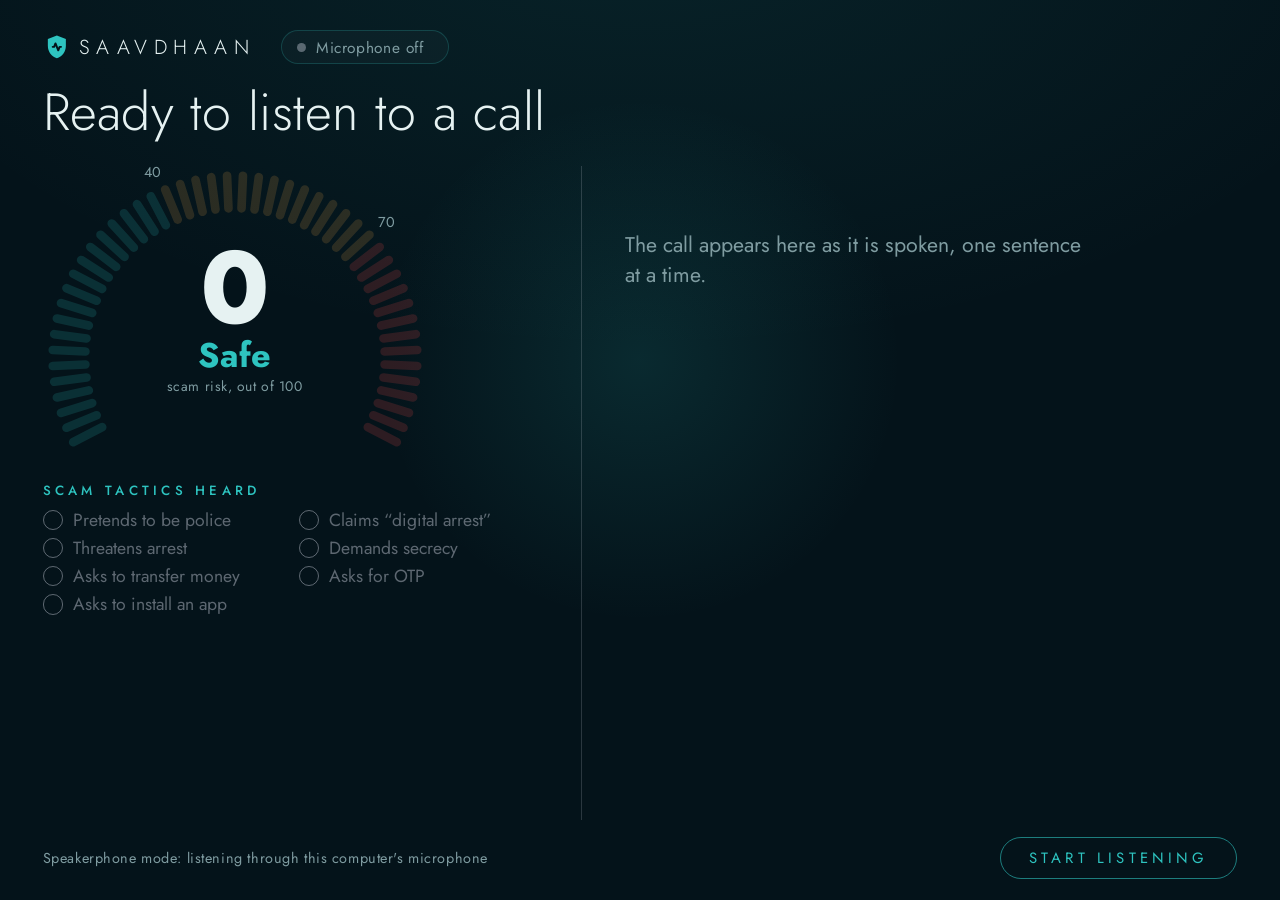
<file: frontend/index.html>
<!doctype html>
<html lang="en">
<head>
  <meta charset="utf-8">
  <meta name="viewport" content="width=device-width, initial-scale=1">
  <title>Saavdhaan live call</title>
  <link rel="icon" href="data:,">
  <link rel="preconnect" href="https://fonts.googleapis.com">
  <link rel="preconnect" href="https://fonts.gstatic.com" crossorigin>
  <link rel="stylesheet" href="https://fonts.googleapis.com/css2?family=Anek+Devanagari:wdth,wght@75..125,300..800&family=Jost:wght@200..600&display=swap">
  <link rel="stylesheet" href="styles.css">
  <script src="app.js" defer></script>
</head>
<body data-phase="idle" data-level="safe">
  <div class="flash" aria-hidden="true"></div>

  <header class="top">
    <div class="brand">
      <svg viewBox="0 0 24 24" aria-hidden="true"><path d="M12 2.2 4.2 5.1v6.1c0 4.9 3.3 9.2 7.8 10.6 4.5-1.4 7.8-5.7 7.8-10.6V5.1z"/><path class="brand-wave" d="M8.4 12h1.2l1.2-3 2.4 6 1.2-3h1.2"/></svg>
      <span>Saavdhaan</span>
    </div>
    <div class="status" id="status">
      <span class="dot" aria-hidden="true"></span>
      <span id="status-text">Microphone off</span>
      <span class="bars" id="bars" aria-hidden="true"><i></i><i></i><i></i><i></i><i></i><i></i><i></i></span>
      <span class="clock" id="clock"></span>
    </div>
  </header>

  <div class="errors" id="errors" role="alert" aria-live="assertive"></div>

  <h1 class="headline" id="headline" aria-live="polite">Ready to listen to a call</h1>

  <main class="stage">
    <section class="judge" aria-label="Scam risk">
      <div class="meter">
        <svg id="gauge" viewBox="0 0 400 312" aria-hidden="true"></svg>
        <div class="readout">
          <span class="score" id="score">0</span>
          <span class="level" id="level">Safe</span>
          <span class="unit">scam risk, out of 100</span>
        </div>
      </div>
      <div class="tactics">
        <h2>Scam tactics heard</h2>
        <ul id="tactics"></ul>
      </div>
    </section>

    <section class="call" aria-label="The call">
      <div class="warning" id="warning" hidden data-audio="none">
        <div class="speaker" aria-hidden="true">
          <svg viewBox="0 0 24 24"><path d="M4 9.5h3.2L12 5.5v13l-4.8-4H4z"/><path class="w1" d="M15.2 9.2a4 4 0 0 1 0 5.6"/><path class="w2" d="M17.8 6.6a7.6 7.6 0 0 1 0 10.8"/></svg>
        </div>
        <div>
          <p class="warning-head"><span>Saavdhaan spoke a warning</span> <span id="warning-time"></span></p>
          <p class="warning-text" id="warning-text" lang="hi-Latn"></p>
          <p class="warning-audio" id="warning-audio"></p>
        </div>
      </div>
      <div class="transcript" id="transcript" aria-live="polite">
        <p class="empty">The call appears here as it is spoken, one sentence at a time.</p>
      </div>
    </section>
  </main>

  <footer class="foot">
    <p class="demo-note">Speakerphone mode: listening through this computer's microphone</p>
    <div class="controls">
      <button class="btn start" id="start" type="button">Start listening</button>
      <button class="btn stop" id="stop" type="button" hidden>Stop</button>
    </div>
  </footer>

  <aside class="notif" id="alert" hidden aria-live="assertive">
    <div class="notif-stripe" aria-hidden="true"></div>
    <div class="notif-row">
      <span class="notif-icon" aria-hidden="true"><svg viewBox="0 0 24 24"><path d="M12 2.2 4.2 5.1v6.1c0 4.9 3.3 9.2 7.8 10.6 4.5-1.4 7.8-5.7 7.8-10.6V5.1z"/></svg></span>
      <span class="notif-app">Saavdhaan</span>
      <span class="notif-tag" id="alert-tag"></span>
      <span class="notif-when">now</span>
    </div>
    <p class="notif-title" id="alert-title">Alert sent to family</p>
    <p class="notif-body" id="alert-text"></p>
    <p class="notif-fo" id="alert-fo" hidden></p>
  </aside>

  <div class="summary-wrap" id="summary" hidden>
    <section class="summary" role="dialog" aria-modal="true" aria-labelledby="summary-title">
      <div class="summary-head">
        <h2 id="summary-title">Call summary</h2>
        <button class="btn close" id="summary-close" type="button">Close</button>
      </div>
      <div class="summary-body">
        <dl class="summary-stats">
          <div><dt>Highest risk</dt><dd id="sum-peak">0</dd></div>
          <div><dt>First warning</dt><dd id="sum-first"></dd></div>
          <div><dt>Call length</dt><dd id="sum-length"></dd></div>
        </dl>
        <div class="summary-detail">
          <h3>Scam tactics heard</h3>
          <ul class="sum-tactics" id="sum-tactics"></ul>
          <h3>What the caller said</h3>
          <ul class="sum-evidence" id="sum-evidence"></ul>
        </div>
      </div>
      <div class="helpline">
        <span class="helpline-number">1930</span>
        <p><strong>Got a call like this? Hang up and call 1930.</strong>
          <span id="sum-advice">The National Cyber Crime Helpline. You can also report at cybercrime.gov.in.</span></p>
      </div>
    </section>
  </div>
</body>
</html>
</file>
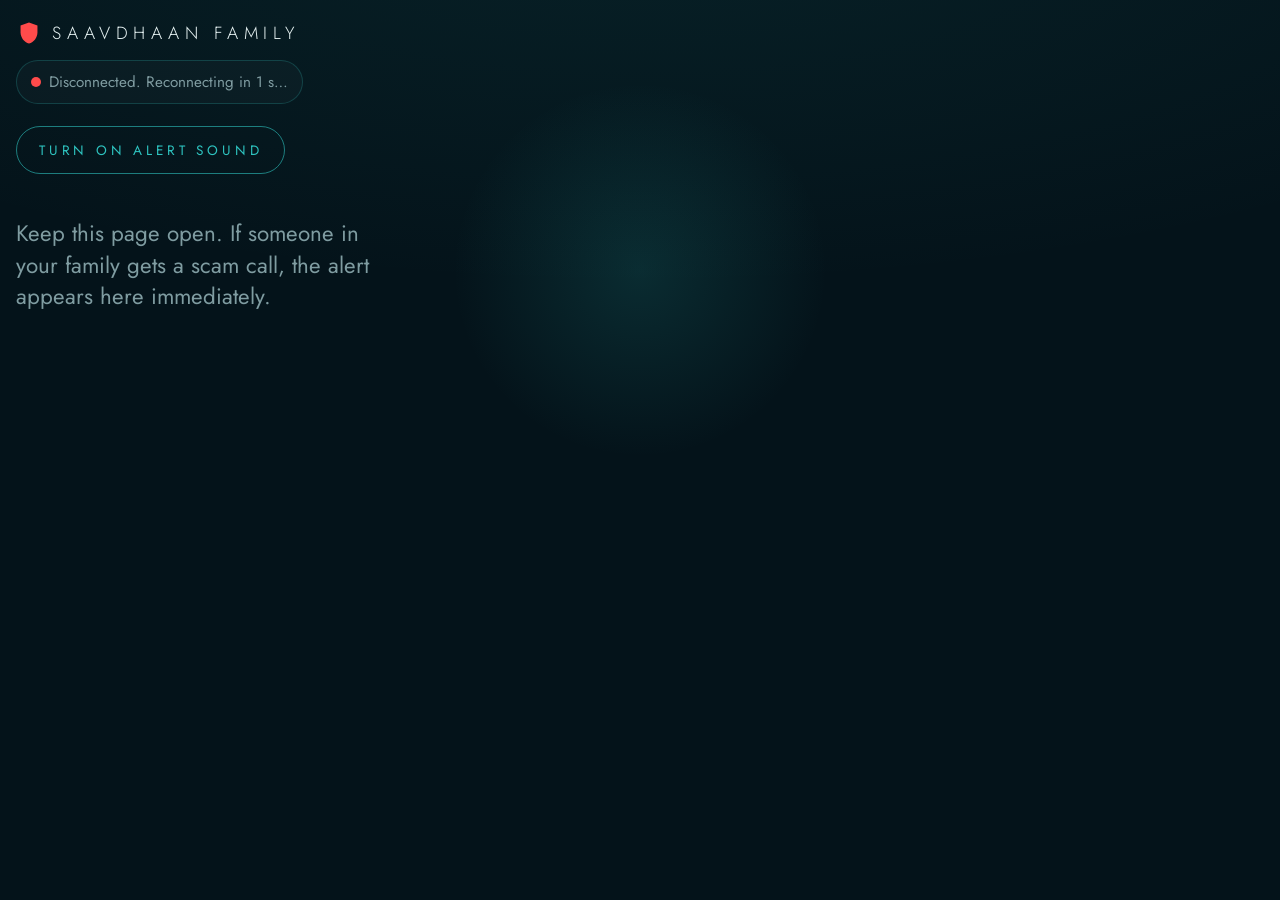
<file: frontend/family.html>
<!doctype html>
<html lang="en">
<head>
  <meta charset="utf-8">
  <meta name="viewport" content="width=device-width, initial-scale=1">
  <title>Saavdhaan Family</title>
  <link rel="stylesheet" href="https://fonts.googleapis.com/css2?family=Jost:wght@200..600&display=swap">
  <link rel="icon" href="data:image/svg+xml,%3Csvg xmlns='http://www.w3.org/2000/svg' viewBox='0 0 24 24'%3E%3Cpath fill='%23f2362b' d='M12 2.2 4.2 5.1v6.1c0 4.9 3.3 9.2 7.8 10.6 4.5-1.4 7.8-5.7 7.8-10.6V5.1z'/%3E%3C/svg%3E">
  <style>
    :root {
      --bg: #04131a; --card: #eef7f6; --ink: #e6f2f2; --dim: #7f9ca1;
      --teal: #2ec4c0; --sindoor: #ff4b4b; --coal: #0b1a1f;
      font-family: "Jost", "Anek Devanagari", "Nirmala UI", system-ui, sans-serif;
    }
    * { box-sizing: border-box; }
    body { margin: 0; min-height: 100vh; color: var(--ink); padding: 20px 16px 40px;
           background: radial-gradient(circle 260px at 50% 30%, rgba(46,196,192,.14), transparent 72%),
                       radial-gradient(ellipse 120% 60% at 50% -10%, rgba(46,196,192,.08), transparent 70%), var(--bg);
           background-attachment: fixed; transition: background-color .6s ease; }
    body.alarm { background: radial-gradient(circle 260px at 50% 30%, rgba(255,75,75,.18), transparent 72%), #1e0709;
                 background-attachment: fixed; }
    header { display: flex; align-items: center; gap: 10px; font-weight: 300; font-size: 1.1rem;
             letter-spacing: .32em; text-transform: uppercase; }
    header svg { width: 26px; height: 26px; fill: var(--sindoor); }
    .conn { margin: 14px 0 22px; padding: 10px 14px; border-radius: 999px; border: 1px solid rgba(238,242,255,.25);
            font-size: .95rem; color: var(--dim); display: inline-flex; gap: 8px; align-items: center; }
    .conn i { width: 10px; height: 10px; border-radius: 50%; background: #666; display: inline-block; }
    .conn.on i { background: var(--teal); }
    .conn.off i { background: var(--sindoor); }
    .idle { font-size: 1.4rem; line-height: 1.4; color: var(--dim); max-width: 30ch; }
    button { font: inherit; font-weight: 400; font-size: .85rem; letter-spacing: .28em; text-transform: uppercase;
             border: 1px solid rgba(46,196,192,.6); border-radius: 999px; padding: 13px 22px;
             background: transparent; color: var(--teal); margin: 0 0 22px; cursor: pointer; }
    button:disabled { opacity: .7; cursor: default; }
    .conn { background: rgba(255,255,255,.025); border-color: rgba(46,196,192,.22); }
    .card { background: var(--card); color: var(--coal); border-radius: 18px; padding: 18px; margin-bottom: 14px;
            border-left: 10px solid var(--sindoor); }
    .card h2 { margin: 0 0 6px; font-size: 1.45rem; }
    .card .when { font-size: .9rem; color: #5b6070; }
    .card p { font-size: 1.1rem; line-height: 1.45; margin: 10px 0; }
    .card ul { margin: 6px 0 0; padding-left: 20px; }
    .card blockquote { margin: 8px 0 0; padding: 8px 12px; background: #f1e4c8; border-radius: 8px; font-size: 1rem; }
    .card.ended { border-left-color: var(--teal); }
    .card .act { display: block; margin-top: 12px; font-weight: 700; }
  </style>
</head>
<body>
  <header>
    <svg viewBox="0 0 24 24" aria-hidden="true"><path d="M12 2.2 4.2 5.1v6.1c0 4.9 3.3 9.2 7.8 10.6 4.5-1.4 7.8-5.7 7.8-10.6V5.1z"/></svg>
    Saavdhaan Family
  </header>
  <div class="conn" id="conn"><i></i><span id="conn-text">Connecting…</span></div>
  <div><button id="sound" type="button">Turn on alert sound</button></div>
  <div id="feed">
    <p class="idle" id="idle">Keep this page open. If someone in your family gets a scam call, the alert appears here immediately.</p>
  </div>
<script>
"use strict";
const feed = document.getElementById("feed");
const idle = document.getElementById("idle");
const conn = document.getElementById("conn");
const connText = document.getElementById("conn-text");
const soundBtn = document.getElementById("sound");
let audio = null;
let retry = 1000;

soundBtn.addEventListener("click", () => {
  audio = new (window.AudioContext || window.webkitAudioContext)();
  audio.resume();
  soundBtn.textContent = "Alert sound on";
  soundBtn.disabled = true;
});

function chime() {
  if (navigator.vibrate) navigator.vibrate([400, 150, 400, 150, 400]);
  if (!audio) return;
  const t = audio.currentTime;
  for (let i = 0; i < 3; i++) {
    const o = audio.createOscillator(), g = audio.createGain();
    o.frequency.value = i % 2 ? 660 : 880;
    g.gain.setValueAtTime(0.0001, t + i * 0.35);
    g.gain.exponentialRampToValueAtTime(0.4, t + i * 0.35 + 0.02);
    g.gain.exponentialRampToValueAtTime(0.0001, t + i * 0.35 + 0.3);
    o.connect(g).connect(audio.destination);
    o.start(t + i * 0.35); o.stop(t + i * 0.35 + 0.32);
  }
}

function el(tag, text, cls) {
  const n = document.createElement(tag);
  if (cls) n.className = cls;
  if (text !== undefined) n.textContent = text;
  return n;
}

function setConn(state, text) {
  conn.className = "conn " + state;
  connText.textContent = text;
}

function onAlert(m) {
  idle.hidden = true;
  document.body.classList.add("alarm");
  const card = el("section", undefined, "card");
  card.append(el("h2", "Possible scam call right now"),
              el("div", new Date().toLocaleTimeString() + (typeof m.t_ms === "number" ? ` · ${Math.round(m.t_ms / 1000)} s into the call` : ""), "when"),
              el("p", m.text || ""));
  if (Array.isArray(m.tactics) && m.tactics.length) {
    const ul = el("ul");
    m.tactics.forEach((t) => ul.append(el("li", t)));
    card.append(ul);
  }
  (m.evidence || []).slice(0, 2).forEach((q) => card.append(el("blockquote", `“${q}”`)));
  card.append(el("span", "Call them now. If money or an OTP was shared, call 1930.", "act"));
  feed.prepend(card);
  chime();
}

function onEnded(m) {
  document.body.classList.remove("alarm");
  const card = el("section", undefined, "card ended");
  card.append(el("h2", "That call has ended"),
              el("div", new Date().toLocaleTimeString(), "when"),
              el("p", `Peak scam risk ${m.peak_score ?? "?"} of 100. Check on them and make sure nothing was paid or shared.`));
  feed.prepend(card);
}

function connect() {
  const ws = new WebSocket(`${location.protocol === "https:" ? "wss" : "ws"}://${location.host}/ws/family`);
  ws.onopen = () => { retry = 1000; setConn("on", "Connected. Waiting for alerts."); };
  ws.onmessage = (e) => {
    let m; try { m = JSON.parse(e.data); } catch { return; }
    if (m.type === "alert") onAlert(m);
    else if (m.type === "call_ended") onEnded(m);
  };
  ws.onclose = () => {
    setConn("off", `Disconnected. Reconnecting in ${Math.round(retry / 1000)} s…`);
    setTimeout(connect, retry);
    retry = Math.min(retry * 2, 15000);
  };
}
connect();
</script>
</body>
</html>
</file>
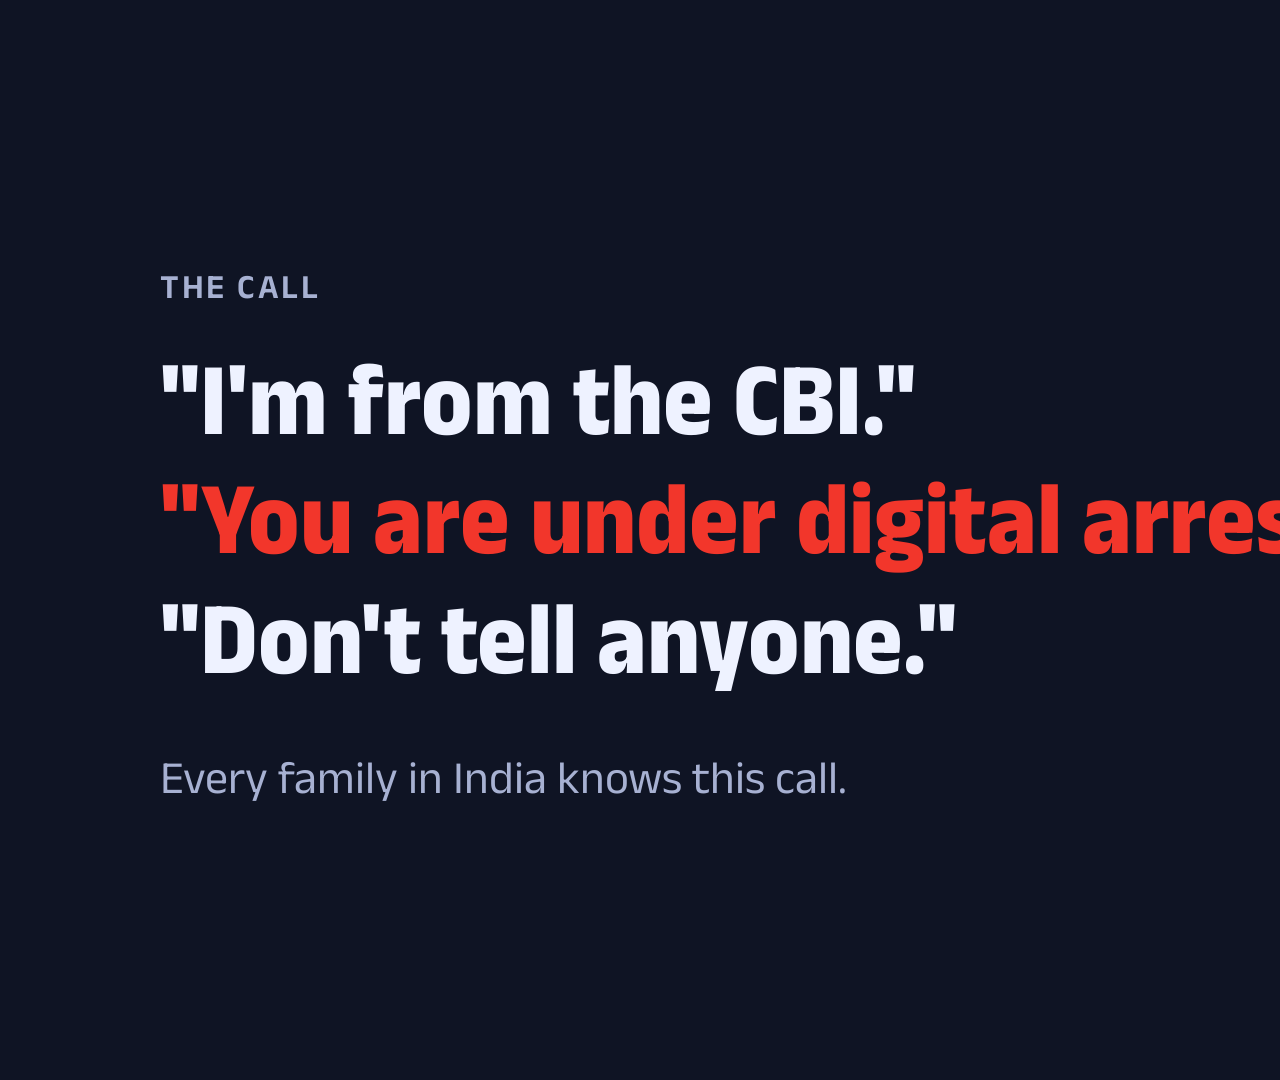
<file: submission/cards/cards.html>
<!doctype html>
<html lang="en">
<head>
<meta charset="utf-8">
<title>Saavdhaan video cards</title>
<link rel="preconnect" href="https://fonts.googleapis.com">
<link rel="preconnect" href="https://fonts.gstatic.com" crossorigin>
<link rel="stylesheet" href="https://fonts.googleapis.com/css2?family=Anek+Devanagari:wdth,wght@75..125,300..800&display=swap">
<style>
  :root { --bg: #0f1424; --maroon: #3d0b0b; --ink: #eef2ff; --dim: #a7b1d2; --teal: #2fd3b0;
          --saffron: #ff9022; --sindoor: #f2362b; --paper: #fff7e8; }
  * { box-sizing: border-box; margin: 0; }
  html, body { width: 1920px; height: 1080px; overflow: hidden; }
  body { background: var(--bg); color: var(--ink); font-family: "Anek Devanagari", "Nirmala UI", sans-serif; }
  .card { display: none; width: 1920px; height: 1080px; padding: 120px 160px; flex-direction: column; justify-content: center; }
  .card.on { display: flex; }
  .kicker { font-size: 34px; letter-spacing: 0.08em; text-transform: uppercase; color: var(--dim); margin-bottom: 36px; font-weight: 600; }
  h1 { font-size: 150px; line-height: 1; font-weight: 800; font-stretch: 85%; }
  h2 { font-size: 96px; line-height: 1.08; font-weight: 750; font-stretch: 90%; }
  .sub { font-size: 46px; color: var(--dim); margin-top: 40px; line-height: 1.3; }
  .quote { font-size: 104px; line-height: 1.15; font-weight: 750; font-stretch: 90%; }
  .quote span { display: block; }
  .quote span:nth-child(2) { color: var(--sindoor); }
  .shield { width: 120px; height: 120px; margin-bottom: 40px; }
  .shield path { fill: var(--sindoor); }
  .red { background: radial-gradient(1200px 700px at 30% 30%, #5a1010, var(--maroon)); }
  .flow { display: flex; align-items: center; gap: 28px; margin-top: 70px; }
  .box { border: 3px solid rgba(238,242,255,.25); border-radius: 24px; padding: 34px 30px; width: 300px; min-height: 230px;
         display: flex; flex-direction: column; justify-content: center; }
  .box b { font-size: 40px; line-height: 1.1; display: block; }
  .box small { font-size: 28px; color: var(--dim); margin-top: 12px; display: block; line-height: 1.3; }
  .box.gnani { border-color: var(--teal); background: rgba(47,211,176,.08); }
  .box.gnani b { color: var(--teal); }
  .arrow { font-size: 64px; color: var(--dim); }
  .stats { display: flex; gap: 60px; margin-top: 60px; }
  .stat { flex: 1; border-top: 8px solid var(--teal); padding-top: 30px; }
  .stat .n { font-size: 170px; font-weight: 800; line-height: 1; font-stretch: 85%; }
  .stat .l { font-size: 42px; color: var(--dim); margin-top: 14px; }
  .note { font-size: 32px; color: var(--dim); margin-top: 70px; }
  .next li { font-size: 66px; line-height: 1.5; list-style: none; font-weight: 650; }
  .next li::before { content: "→ "; color: var(--teal); }
  .end .line { font-size: 52px; margin-top: 30px; color: var(--dim); }
  .end .help { font-size: 72px; font-weight: 750; margin-top: 70px; color: var(--paper); }
  .end .help b { color: var(--sindoor); }
  .tags { font-size: 40px; margin-top: 50px; color: var(--teal); font-weight: 600; }
</style>
</head>
<body>

<section class="card" id="c1">
  <p class="kicker">The call</p>
  <p class="quote"><span>"I'm from the CBI."</span><span>"You are under digital arrest."</span><span>"Don't tell anyone."</span></p>
  <p class="sub">Every family in India knows this call.</p>
</section>

<section class="card red" id="c2">
  <svg class="shield" viewBox="0 0 24 24"><path d="M12 2.2 4.2 5.1v6.1c0 4.9 3.3 9.2 7.8 10.6 4.5-1.4 7.8-5.7 7.8-10.6V5.1z"/></svg>
  <h1>Saavdhaan</h1>
  <p class="sub">A live guardian for scam calls. It listens, warns aloud, and tells the family.</p>
</section>

<section class="card" id="c3">
  <h2>But a real bank calls too.</h2>
  <p class="sub">Account. Transfer. KYC. Aadhaar. OTP.<br>Same words. Would it cry wolf?</p>
</section>

<section class="card" id="c4">
  <p class="kicker">How it works</p>
  <div class="flow">
    <div class="box"><b>Call on speaker</b><small>browser microphone, 16 kHz</small></div>
    <span class="arrow">→</span>
    <div class="box gnani"><b>Gnani Prisma v3.0</b><small>live speech-to-text, Hindi + English mixed</small></div>
    <span class="arrow">→</span>
    <div class="box"><b>Risk engine</b><small>7 scam tactics, scored per sentence</small></div>
    <span class="arrow">→</span>
    <div class="box gnani"><b>Gnani Timbre v3.0</b><small>warning spoken aloud in Hindi</small></div>
  </div>
  <p class="sub">+ a live alert to the family's phone</p>
</section>

<section class="card" id="c5">
  <p class="kicker">Results on noisy phone-line audio</p>
  <div class="stats">
    <div class="stat"><div class="n">4/4</div><div class="l">scam calls caught</div></div>
    <div class="stat"><div class="n">0/4</div><div class="l">false alarms on normal calls</div></div>
    <div class="stat"><div class="n">75 ms</div><div class="l">median transcription per sentence</div></div>
  </div>
  <p class="note">8 synthetic calls, each in clean and phone-line versions. Same 4/4 and 0/4 on clean audio. Smoke test, not a benchmark.</p>
</section>

<section class="card" id="c6">
  <p class="kicker">Next</p>
  <ul class="next">
    <li>A real phone line, no laptop needed</li>
    <li>Gnani Evon self-hosted: transcripts stay in India</li>
    <li>More Indian languages</li>
  </ul>
</section>

<section class="card red end" id="c7">
  <h1>Saavdhaan</h1>
  <p class="line">Built with Gnani Prisma v3.0 + Timbre v3.0</p>
  <p class="help">Get this call? Hang up. Call <b>1930</b>.</p>
  <p class="tags">#GreatIndianAIInternshipChallenge  #GnaniAI</p>
</section>

<script>
  const n = (location.hash || "#1").slice(1);
  document.getElementById("c" + n).classList.add("on");
</script>
</body>
</html>
</file>
<file: frontend/styles.css>
/* Saavdhaan live call screen. Designed for a 1920x1080 recording: 1rem = 16px at that size,
   and everything scales with the window, so any 16:9 window records the same layout. */

@property --bg { syntax: "<color>"; inherits: true; initial-value: #0e1633; }
@property --accent { syntax: "<color>"; inherits: true; initial-value: #2fd3b0; }

:root {
  --night: #0e1633;     /* calm: listening */
  --umber: #2e1c0c;     /* caution field */
  --maroon: #4c0811;    /* danger field */
  --teal: #2fd3b0;      /* safe */
  --saffron: #ff9022;   /* caution */
  --sindoor: #f2362b;   /* danger */
  --haldi: #ffd23f;     /* what was heard: evidence and lit tactics */
  --ink: #eef2ff;
  --ink-dim: #a7b1d2;
  --paper: #fff7e8;
  --coal: #1d1511;
  --font: "Anek Devanagari", "Nirmala UI", "Segoe UI", system-ui, sans-serif;
  --bg: var(--night);
  --accent: var(--teal);
  color-scheme: dark;
}

body[data-level="caution"] { --bg: var(--umber); --accent: var(--saffron); }
body[data-level="danger"]  { --bg: var(--maroon); --accent: var(--sindoor); }

* { box-sizing: border-box; }
[hidden] { display: none !important; }

html { font-size: calc(min(1vw, 1.7778vh) * 0.8333); }

body {
  margin: 0;
  height: 100vh;
  overflow: hidden;
  display: grid;
  grid-template-rows: auto auto minmax(0, 1fr) auto;
  padding: 2.4rem 4rem 2rem;
  font-family: var(--font);
  font-size: 1.5rem;
  line-height: 1.4;
  color: var(--ink);
  background-color: var(--bg);
  background-image: radial-gradient(ellipse 70% 60% at 22% 48%,
    color-mix(in srgb, var(--accent) 16%, transparent), transparent 70%);
  transition: --bg 900ms ease, --accent 900ms ease;
  -webkit-font-smoothing: antialiased;
}

/* Edge pulse when the call turns dangerous: three beats, then it stays lit. */
body::after {
  content: "";
  position: fixed;
  inset: 0;
  pointer-events: none;
  box-shadow: inset 0 0 0 0 transparent;
  transition: box-shadow 600ms ease;
  z-index: 5;
}
body[data-level="danger"]::after {
  box-shadow: inset 0 0 0 0.6rem var(--sindoor);
  animation: edge 1.1s ease-in-out 3;
}
@keyframes edge {
  0%, 100% { box-shadow: inset 0 0 0 0.6rem var(--sindoor); }
  50% { box-shadow: inset 0 0 0 1.6rem var(--sindoor), inset 0 0 8rem 2rem rgba(242, 54, 43, 0.45); }
}

.flash {
  position: fixed;
  inset: 0;
  pointer-events: none;
  opacity: 0;
  background: radial-gradient(circle at 50% 50%, rgba(242, 54, 43, 0) 25%, rgba(242, 54, 43, 0.6) 100%);
  z-index: 4;
}
body.flash-on .flash { animation: flash 1.3s ease-out 1; }
@keyframes flash { 0% { opacity: 0; } 12% { opacity: 1; } 100% { opacity: 0; } }

/* ---- Header ------------------------------------------------------------------------------ */
.top {
  display: flex;
  align-items: center;
  gap: 2.4rem;
  min-height: 4rem;
}
.brand {
  display: flex;
  align-items: center;
  gap: 0.8rem;
  font-size: 2.1rem;
  font-weight: 700;
  letter-spacing: 0.01em;
}
.brand svg { width: 2.6rem; height: 2.6rem; }
.brand svg path:first-child { fill: var(--accent); transition: fill 900ms ease; }
.brand-wave { fill: none; stroke: var(--bg); stroke-width: 1.7; stroke-linecap: round; stroke-linejoin: round; }

.status {
  display: flex;
  align-items: center;
  gap: 0.9rem;
  padding: 0.55rem 1.4rem 0.45rem;
  border: 1px solid rgba(238, 242, 255, 0.2);
  border-radius: 999px;
  font-size: 1.45rem;
  color: var(--ink-dim);
}
.status .dot {
  width: 0.9rem;
  height: 0.9rem;
  border-radius: 50%;
  background: rgba(238, 242, 255, 0.35);
}
.status .bars { display: none; align-items: center; gap: 0.25rem; height: 2rem; }
.status .bars i {
  display: block;
  width: 0.32rem;
  height: 100%;
  border-radius: 0.2rem;
  background: var(--ink);
  transform: scaleY(0.12);
  transform-origin: center;
}
.status .clock { font-variant-numeric: tabular-nums; color: var(--ink); }

body[data-phase="listening"] .status,
body[data-phase="stopping"] .status { color: var(--ink); border-color: rgba(238, 242, 255, 0.4); }
body[data-phase="listening"] .status .dot { background: var(--sindoor); animation: live 1.4s ease-in-out infinite; }
body[data-phase="listening"] .status .bars { display: flex; }
body[data-phase="connecting"] .status .dot { background: var(--haldi); animation: live 0.8s ease-in-out infinite; }
body[data-phase="dropped"] .status,
body.stalled .status { color: var(--paper); border-color: var(--sindoor); background: rgba(242, 54, 43, 0.25); }
body.stalled .status .dot { background: var(--sindoor); animation: none; }
body[data-phase="dropped"] .status .dot { background: var(--sindoor); }
@keyframes live { 50% { opacity: 0.3; } }

/* ---- Headline: the five-second message ---------------------------------------------------- */
.headline {
  margin: 1.6rem 0 2.4rem;
  max-width: 74rem;
  font-size: 5.6rem;
  font-weight: 760;
  font-stretch: 75%;
  line-height: 0.98;
  letter-spacing: -0.005em;
  text-wrap: balance;
}
body[data-level="danger"] .headline { color: #fff; }

/* ---- Stage ------------------------------------------------------------------------------- */
.stage {
  display: grid;
  grid-template-columns: 46rem minmax(0, 1fr);
  gap: 4.5rem;
  min-height: 0;
}

.judge { display: flex; flex-direction: column; gap: 1.6rem; min-height: 0; }

.meter { position: relative; width: 36rem; }
.meter svg { display: block; width: 100%; height: auto; overflow: visible; }
.meter .tick { stroke-width: 9; stroke-linecap: round; }
.meter .mark { font-family: var(--font); font-size: 15px; fill: var(--ink-dim); text-anchor: middle; }
.readout {
  position: absolute;
  left: 0;
  right: 0;
  top: 27%;
  display: flex;
  flex-direction: column;
  align-items: center;
  text-align: center;
}
.score {
  font-size: 9.6rem;
  font-weight: 800;
  font-stretch: 75%;
  line-height: 0.8;
  font-variant-numeric: tabular-nums;
}
.level {
  margin-top: 0.9rem;
  font-size: 3.2rem;
  font-weight: 720;
  line-height: 1;
  color: var(--accent);
  transition: color 900ms ease;
}
body[data-level="danger"] .level { color: #fff; }
.unit { margin-top: 0.4rem; font-size: 1.3rem; color: var(--ink-dim); }

.tactics h2 {
  margin: 0 0 0.8rem;
  font-size: 1.5rem;
  font-weight: 500;
  color: var(--ink-dim);
}
.tactics ul {
  list-style: none;
  margin: 0;
  padding: 0;
  display: grid;
  grid-template-columns: 1fr 1fr;
  gap: 0.75rem 2rem;
}
.tactics li {
  display: flex;
  align-items: center;
  gap: 0.9rem;
  font-size: 1.65rem;
  line-height: 1.15;
  color: rgba(238, 242, 255, 0.38);
  transition: color 300ms ease;
}
.tactics .ind {
  flex: none;
  display: grid;
  place-items: center;
  width: 1.9rem;
  height: 1.9rem;
  border-radius: 50%;
  border: 0.18rem solid currentColor;
}
.tactics .ind svg { width: 1.3rem; height: 1.3rem; opacity: 0; }
.tactics li.lit { color: var(--ink); font-weight: 650; }
.tactics li.lit .ind { background: var(--haldi); border-color: var(--haldi); animation: pop 520ms cubic-bezier(.2, 1.6, .4, 1) 1; }
.tactics li.lit .ind svg { opacity: 1; }
.tactics .ind path { fill: none; stroke: var(--coal); stroke-width: 3.2; stroke-linecap: round; stroke-linejoin: round; }
@keyframes pop { 0% { transform: scale(0.4); } 100% { transform: scale(1); } }

/* ---- The call: warning + transcript ------------------------------------------------------ */
.call {
  display: flex;
  flex-direction: column;
  gap: 2rem;
  min-height: 0;
  padding-left: 4rem;
  border-left: 1px solid rgba(238, 242, 255, 0.16);
  transition: padding-top 500ms ease;
}
/* The family alert drops in at the top right; move the call column clear of it. */
body.has-alert .call { padding-top: 5rem; }

.transcript {
  flex: 1;
  min-height: 0;
  overflow-y: auto;
  scrollbar-width: none;
  -webkit-mask-image: linear-gradient(to bottom, transparent 0, #000 7rem);
  mask-image: linear-gradient(to bottom, transparent 0, #000 7rem);
  padding-top: 6rem;
}
.transcript::-webkit-scrollbar { display: none; }
.transcript .empty { margin: auto 0 0; font-size: 2rem; color: var(--ink-dim); max-width: 36ch; }

.line {
  display: grid;
  grid-template-columns: 4.6rem minmax(0, 1fr);
  gap: 1.4rem;
  margin: 0 0 1.3rem;
  font-size: 2.1rem;
  line-height: 1.38;
  color: rgba(238, 242, 255, 0.62);
  transition: color 400ms ease, font-size 350ms ease;
  animation: arrive 380ms ease-out 1;
}
.line time {
  padding-top: 0.5em;
  font-size: 1.3rem;
  line-height: 1;
  color: var(--ink-dim);
  font-variant-numeric: tabular-nums;
}
.line.latest { font-size: 2.85rem; line-height: 1.3; color: var(--ink); font-weight: 520; }
@keyframes arrive { from { opacity: 0; transform: translateY(0.8rem); } to { opacity: 1; transform: none; } }

mark {
  color: var(--coal);
  background: linear-gradient(var(--haldi), var(--haldi)) no-repeat 0 0 / 100% 100%;
  padding: 0 0.14em;
  margin: 0 -0.04em;
  border-radius: 0.14em;
  -webkit-box-decoration-break: clone;
  box-decoration-break: clone;
  animation: highlight 600ms ease-out 1;
}
.line:not(.latest) mark { background-image: linear-gradient(rgba(255, 210, 63, 0.82), rgba(255, 210, 63, 0.82)); }
@keyframes highlight { from { background-size: 0% 100%; } to { background-size: 100% 100%; } }

.warning {
  flex: none;
  display: grid;
  grid-template-columns: auto minmax(0, 1fr);
  gap: 1.8rem;
  padding: 2rem 2.4rem 2.1rem;
  border-radius: 1.6rem;
  background: var(--paper);
  color: var(--coal);
  box-shadow: 0 1.6rem 4rem rgba(0, 0, 0, 0.35);
  animation: placard 480ms cubic-bezier(.2, 1.2, .4, 1) 1;
}
@keyframes placard { from { opacity: 0; transform: scale(0.94); } to { opacity: 1; transform: none; } }
.speaker {
  display: grid;
  place-items: center;
  width: 5.4rem;
  height: 5.4rem;
  border-radius: 50%;
  background: var(--sindoor);
}
.speaker svg { width: 3.2rem; height: 3.2rem; }
.speaker path { fill: none; stroke: #fff; stroke-width: 1.8; stroke-linecap: round; stroke-linejoin: round; }
.speaker path:first-child { fill: #fff; }
.warning[data-audio="playing"] .w1 { animation: wave 900ms ease-in-out infinite; }
.warning[data-audio="playing"] .w2 { animation: wave 900ms ease-in-out 150ms infinite; }
@keyframes wave { 50% { opacity: 0.15; } }
.warning-head {
  margin: 0 0 0.4rem;
  display: flex;
  flex-wrap: wrap;
  gap: 0 0.6rem;
  font-size: 1.6rem;
  font-weight: 700;
  color: #b81d14;
}
.warning-text { margin: 0; font-size: 2.35rem; font-weight: 640; line-height: 1.24; }
.warning-audio { margin: 0.7rem 0 0; font-size: 1.3rem; color: #6b5a4c; }

/* ---- Footer ------------------------------------------------------------------------------ */
.foot {
  display: flex;
  align-items: center;
  justify-content: space-between;
  gap: 2rem;
  padding-top: 1.6rem;
}
.demo-note { margin: 0; font-size: 1.35rem; color: var(--ink-dim); }
.controls { display: flex; gap: 1rem; }

.btn {
  font: inherit;
  font-size: 1.6rem;
  font-weight: 650;
  line-height: 1;
  padding: 1.05rem 2.4rem 0.95rem;
  border: 0;
  border-radius: 999px;
  cursor: pointer;
  color: var(--coal);
}
.btn:focus-visible { outline: 0.25rem solid var(--haldi); outline-offset: 0.25rem; }
.btn:disabled { opacity: 0.5; cursor: default; }
.btn.start { background: var(--teal); }
.btn.stop { background: var(--ink); }
.btn.close { background: var(--coal); color: var(--paper); }

/* ---- Errors ------------------------------------------------------------------------------ */
/* Bottom centre, so a problem never hides the headline that says what is going on. */
.errors {
  position: fixed;
  bottom: 7.6rem;
  left: 50%;
  transform: translateX(-50%);
  width: min(72rem, calc(100vw - 2rem));
  display: flex;
  flex-direction: column;
  gap: 0.8rem;
  z-index: 40;
}
.err {
  display: flex;
  align-items: flex-start;
  gap: 1.2rem;
  padding: 1.2rem 1.4rem 1.2rem 1.6rem;
  border-radius: 1rem;
  border-left: 0.7rem solid var(--sindoor);
  background: #fff;
  color: var(--coal);
  font-size: 1.55rem;
  line-height: 1.35;
  box-shadow: 0 1rem 3rem rgba(0, 0, 0, 0.4);
  animation: arrive 300ms ease-out 1;
}
.err strong { display: block; color: #b81d14; }
.err p { margin: 0; flex: 1; }
.err button {
  font: inherit;
  font-size: 1.3rem;
  padding: 0.3rem 0.9rem;
  border: 1px solid rgba(29, 21, 17, 0.3);
  border-radius: 0.6rem;
  background: transparent;
  color: var(--coal);
  cursor: pointer;
}

/* ---- Family alert: a phone notification ---------------------------------------------------- */
.notif {
  position: fixed;
  top: 1.4rem;
  right: 2.6rem;
  width: 42rem;
  overflow: hidden;
  padding: 1.5rem 1.8rem 1.6rem;
  border-radius: 2.2rem;
  background: rgba(246, 246, 250, 0.96);
  -webkit-backdrop-filter: blur(1.4rem);
  backdrop-filter: blur(1.4rem);
  color: #14161f;
  box-shadow: 0 1.8rem 5rem rgba(0, 0, 0, 0.45);
  z-index: 30;
  animation: drop 620ms cubic-bezier(.18, 1.25, .4, 1) 1;
}
@keyframes drop { from { transform: translateY(-130%); } to { transform: none; } }
.notif-stripe {
  position: absolute;
  left: 0;
  right: 0;
  top: 0;
  height: 0.55rem;
  background: repeating-linear-gradient(-45deg, var(--haldi) 0 0.8rem, var(--coal) 0.8rem 1.6rem);
}
.notif-row { display: flex; align-items: center; gap: 0.8rem; font-size: 1.3rem; color: #5b6070; }
.notif-icon {
  display: grid;
  place-items: center;
  width: 2.6rem;
  height: 2.6rem;
  border-radius: 0.7rem;
  background: var(--sindoor);
}
.notif-icon svg { width: 1.6rem; height: 1.6rem; fill: #fff; }
.notif-app { font-weight: 650; color: #14161f; }
.notif-tag {
  padding: 0.15rem 0.7rem 0.05rem;
  border-radius: 0.5rem;
  background: var(--haldi);
  color: var(--coal);
  font-weight: 750;
}
.notif-when { margin-left: auto; }
.notif-title { margin: 0.9rem 0 0.2rem; font-size: 1.75rem; font-weight: 720; }
.notif-body {
  margin: 0;
  font-size: 1.45rem;
  line-height: 1.35;
  color: #2a2e3a;
  display: -webkit-box;
  -webkit-box-orient: vertical;
  -webkit-line-clamp: 4;
  overflow: hidden;
}

/* ---- End-of-call summary ------------------------------------------------------------------- */
.summary-wrap {
  position: fixed;
  inset: 0;
  display: grid;
  place-items: center;
  padding: 2rem;
  background: rgba(6, 8, 20, 0.7);
  -webkit-backdrop-filter: blur(0.5rem);
  backdrop-filter: blur(0.5rem);
  z-index: 35;
  animation: fade 300ms ease-out 1;
}
@keyframes fade { from { opacity: 0; } to { opacity: 1; } }
.summary {
  width: min(88rem, 100%);
  max-height: calc(100vh - 4rem);
  overflow: hidden;
  border-radius: 2rem;
  background: var(--paper);
  color: var(--coal);
  box-shadow: 0 2rem 6rem rgba(0, 0, 0, 0.5);
  animation: placard 420ms cubic-bezier(.2, 1.2, .4, 1) 1;
}
.summary-head {
  display: flex;
  align-items: center;
  justify-content: space-between;
  padding: 2.4rem 3.2rem 0;
}
.summary-head h2 { margin: 0; font-size: 3.4rem; font-weight: 760; font-stretch: 80%; line-height: 1; }
.summary-body {
  display: grid;
  grid-template-columns: 19rem minmax(0, 1fr);
  gap: 3.6rem;
  padding: 2.4rem 3.2rem 2.8rem;
}
.summary-stats { margin: 0; display: flex; flex-direction: column; gap: 2rem; }
.summary-stats dt { font-size: 1.35rem; color: #6b5a4c; }
.summary-stats dd {
  margin: 0;
  font-size: 4.4rem;
  font-weight: 780;
  font-stretch: 75%;
  line-height: 1;
  font-variant-numeric: tabular-nums;
}
#sum-peak { color: #b81d14; }
.summary-detail h3 { margin: 0 0 0.9rem; font-size: 1.5rem; font-weight: 600; color: #6b5a4c; }
.sum-tactics {
  list-style: none;
  margin: 0 0 2.2rem;
  padding: 0;
  display: flex;
  flex-wrap: wrap;
  gap: 0.7rem;
}
.sum-tactics li {
  padding: 0.5rem 1.1rem 0.35rem;
  border-radius: 0.6rem;
  background: var(--haldi);
  font-size: 1.6rem;
  font-weight: 650;
}
.sum-tactics li.none { background: transparent; padding-left: 0; font-weight: 400; color: #6b5a4c; }
.sum-evidence { list-style: none; margin: 0; padding: 0; display: flex; flex-direction: column; gap: 0.7rem; }
.sum-evidence li {
  font-size: 1.9rem;
  line-height: 1.3;
  padding-left: 1.2rem;
  border-left: 0.3rem solid var(--haldi);
}
.sum-evidence li.none { border: 0; padding: 0; font-size: 1.6rem; color: #6b5a4c; }
.helpline {
  display: flex;
  align-items: center;
  gap: 2.4rem;
  padding: 2rem 3.2rem 2.2rem;
  background: var(--sindoor);
  color: #fff;
}
.helpline-number {
  font-size: 6.4rem;
  font-weight: 800;
  font-stretch: 75%;
  line-height: 0.85;
  letter-spacing: 0.01em;
}
.helpline p { margin: 0; font-size: 1.7rem; line-height: 1.35; max-width: 58ch; }
.helpline strong { display: block; font-size: 2.1rem; }

/* ---- Narrow / portrait windows: stack everything ------------------------------------------ */
@media (max-aspect-ratio: 1/1) {
  html { font-size: 2.3vw; }
  body { height: auto; min-height: 100vh; overflow: auto; padding: 1.6rem; }
  .top { flex-wrap: wrap; gap: 1rem; }
  .headline { font-size: 4.6rem; }
  .stage { grid-template-columns: minmax(0, 1fr); gap: 2.4rem; }
  .meter { width: min(42rem, 100%); margin: 0 auto; }
  .call { padding-left: 0; border-left: 0; }
  .transcript { max-height: 60vh; padding-top: 2rem; }
  .notif { right: 1rem; left: 1rem; width: auto; }
  .summary { overflow-y: auto; }
  .summary-body { grid-template-columns: minmax(0, 1fr); }
  .foot { position: sticky; bottom: 0; background: var(--bg); padding-bottom: 1rem; }
}

@media (prefers-reduced-motion: reduce) {
  *, *::before, *::after {
    animation-duration: 1ms !important;
    animation-iteration-count: 1 !important;
    transition-duration: 1ms !important;
  }
}

/* ---- Theme: myzenn-style night (dark teal-black, soft teal glow, thin spaced type) -------------
   A colour-and-type layer only; layout and behaviour above are unchanged. Danger stays red so the
   alarm still reads as an alarm. Latin text uses Jost; Devanagari and Tamil fall back per glyph. */
:root {
  --night: #04131a;
  --umber: #171106;
  --maroon: #1e0709;
  --teal: #2ec4c0;
  --saffron: #f0a646;
  --sindoor: #ff4b4b;
  --ink: #e6f2f2;
  --ink-dim: #7f9ca1;
  --paper: #eef7f6;
  --font: "Jost", "Anek Devanagari", "Nirmala UI", "Segoe UI", system-ui, sans-serif;
}
body {
  background-image:
    radial-gradient(circle 34rem at 50% 40%, color-mix(in srgb, var(--accent) 13%, transparent), transparent 72%),
    radial-gradient(ellipse 90% 70% at 50% -10%, color-mix(in srgb, var(--accent) 9%, transparent), transparent 70%);
}
.brand { font-weight: 300; letter-spacing: 0.32em; text-transform: uppercase; font-size: 1.9rem; }
.status { background: rgba(255, 255, 255, 0.025); border-color: rgba(46, 196, 192, 0.22); letter-spacing: 0.04em; }
body[data-phase="listening"] .status,
body[data-phase="stopping"] .status { border-color: rgba(46, 196, 192, 0.45); }
.headline { font-weight: 300; font-stretch: 100%; letter-spacing: 0.005em; line-height: 1.05; max-width: none; font-size: 4.9rem; }
body[data-level="danger"] .headline { color: #fff; font-weight: 400; }
.tactics h2 { text-transform: uppercase; letter-spacing: 0.32em; font-size: 1.25rem; color: var(--accent); }
.unit, .demo-note { letter-spacing: 0.04em; }
.line.latest { font-weight: 400; }
.btn {
  background: transparent;
  color: var(--teal);
  border: 1px solid color-mix(in srgb, var(--teal) 60%, transparent);
  font-weight: 400;
  letter-spacing: 0.28em;
  text-transform: uppercase;
  font-size: 1.4rem;
  padding: 1.2rem 2.6rem 1.1rem;
  transition: background 300ms ease, color 300ms ease;
}
.btn.start { background: transparent; }
.btn.start:hover { background: color-mix(in srgb, var(--teal) 14%, transparent); }
.btn.stop { background: transparent; color: var(--ink); border-color: rgba(230, 242, 242, 0.5); }
.btn.close { background: var(--coal); color: var(--paper); border-color: transparent; letter-spacing: 0.12em; }

/* Wajo Fo status line inside the family alert card */
.notif-fo { margin: 0.9rem 0 0; padding: 0.7rem 1rem; border-radius: 0.8rem; font-size: 1.35rem; font-weight: 500;
            background: rgba(46, 196, 192, 0.14); color: #0b4a48; }
.notif-fo[data-state="requesting"]::before { content: "● "; color: var(--saffron); }
.notif-fo[data-state="sent"]::before { content: "✓ "; color: #13807c; }
.notif-fo[data-state="failed"] { background: rgba(255, 75, 75, 0.14); color: #8a1c1c; }
</file>
